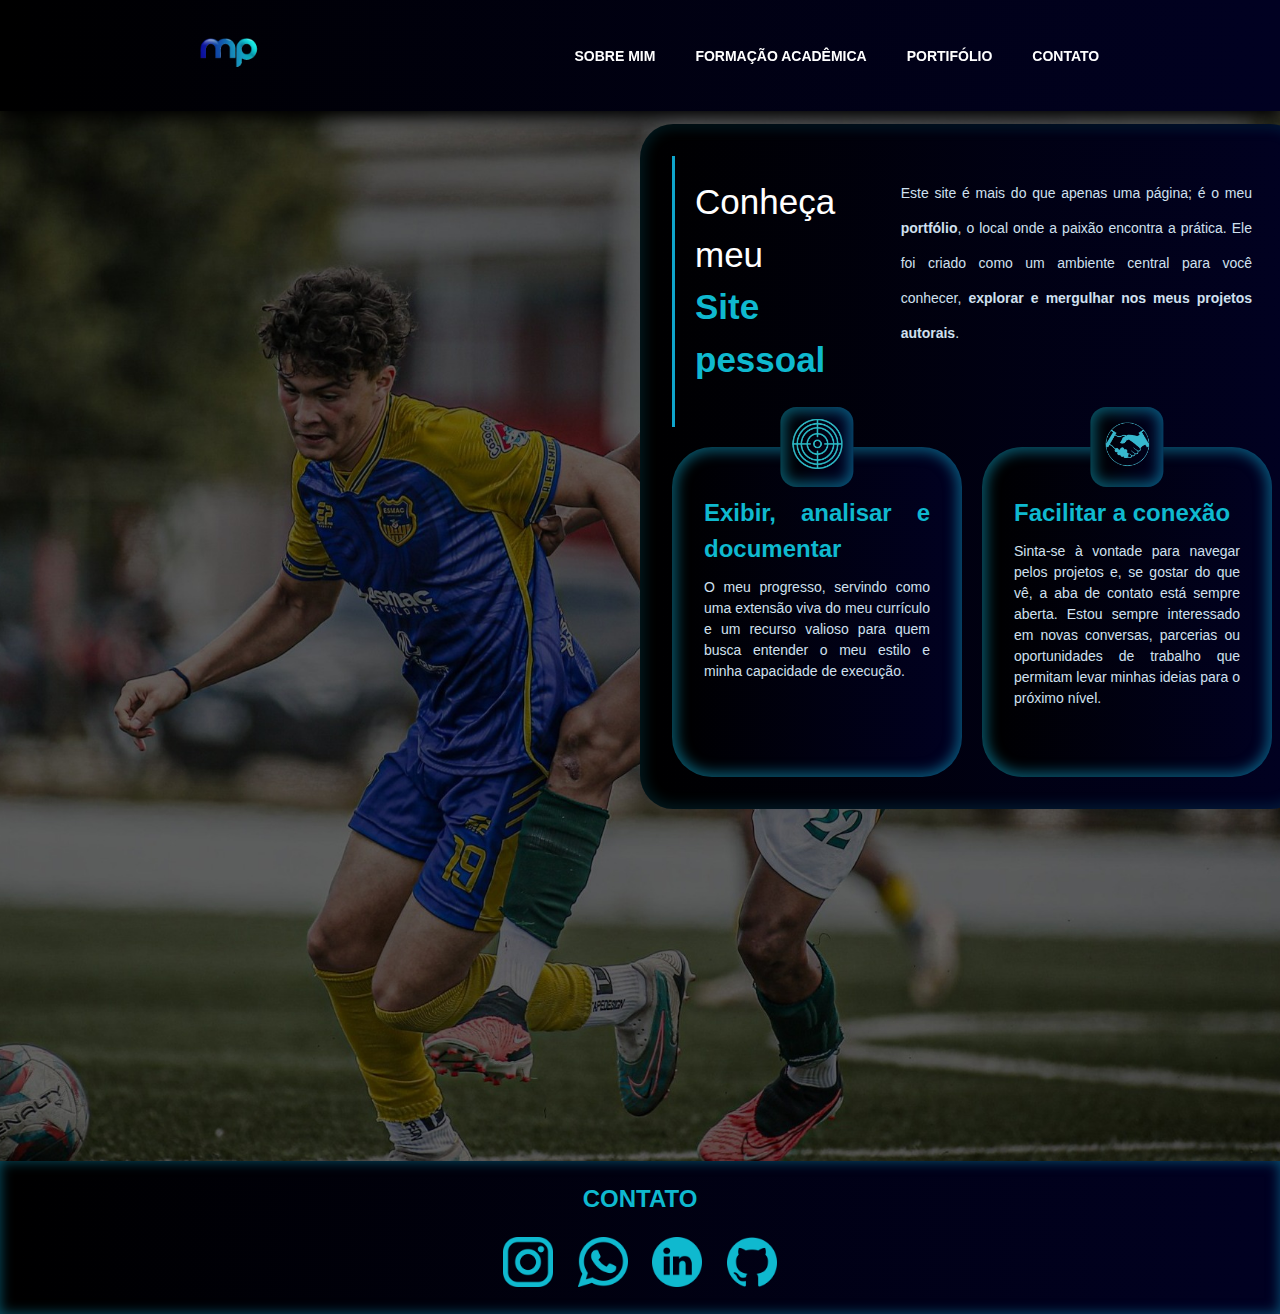
<file: index.html>
<!DOCTYPE html>
<html lang="en">
<head>
    <meta charset="UTF-8">
    <meta name="viewport" content="width=device-width, initial-scale=1.0">
    <title>Portifólio - Philipe</title>
    <link rel="stylesheet" href="style.css">
</head>
<body>
    
    <header class="cabecalho">
        <a href="index.html"><img src="mp2.PNG" alt="" width="100px"></a>
        <nav>
            <ul class="">
                <li class="item-de-lista"><a href="sobre.html">SOBRE MIM</a></li>
                <li class="item-de-lista"><a href="formacao.html">FORMAÇÃO ACADÊMICA</a></li>
                <li class="item-de-lista"><a href="">PORTIFÓLIO</a></li>
                <li class="item-de-lista"><a href="#contato">CONTATO</a></li>
                <!-- <li class="item-de-lista"><a href="">sjisjdisjsid</a></li>: -->
            </ul>
        </nav>
    </header>
    <div class="box">
        <!-- <p class="text">INTRODUÇÃO</h1> -->
        
    

        <section class="secao">
            <div class="container container-1 alinhamento">
                <div class="simbulo into">
                    <div class="into-text">
                        <h1 class="cth1">Conheça meu<br><strong>Site pessoal</strong></h1>
                        <br>
                                        </div>
                                        <div class="into-base">
                            <p class="socorro">Este site é mais do que apenas uma página; é o meu <strong>portfólio</strong>, o local onde a paixão encontra a prática.
                            Ele foi criado como um ambiente central para você conhecer, <strong>explorar e mergulhar nos meus projetos autorais</strong>.
                            </p>
                                        </div>
                    </div>
                    <div class="duas-caixas">
                        <div class="caixas-menores">
                            <div class="caixa-imagem"><img src="alvo.png" alt="" width="70px"></div>
                            <h2 class="conf-h2">Exibir, analisar e documentar</h2>
                            <p class="ex"> O meu progresso, servindo como uma extensão viva do meu currículo e
                            um recurso valioso para quem busca entender o meu estilo e minha capacidade de execução.</p>
                        </div>
                        <div class="caixas-menores">
                            <div class="caixa-imagem"><img src="aperto.png" alt="" width="70px"></div>
                            <h2 class="conf-h2">Facilitar a conexão</h2>
                            <p class="ex">Sinta-se à vontade para navegar pelos projetos e, se gostar do que vê, a aba de contato está sempre aberta. Estou sempre interessado em novas conversas,
                            parcerias ou oportunidades de trabalho que permitam levar minhas ideias para o próximo nível.</p>
                        </div>
                    </div>
            </div>
        </section>
    

    </div>
    <section id="contato">
    <div class="area-contato">
        <div class="center-contato">
        <h2 class="exh2">CONTATO</h2>
        <ul>
            
            <li><a href="https://www.instagram.com/philipe.ms/"><img src="instagram.png" alt="" width="50px"></a></li>
            <li><a href=""><img src="whatsapp.png" alt="" width="50px"></a></li>
            <li><a href="https://www.linkedin.com/in/philipe-souza-b27258362/"><img src="linkedin.png" alt="" width="50px"></a></li>
            <li><a href="https://github.com/Phil-Souza"><img src="github.png" alt="" width="50px"></a></li>
        </ul>
        </div>
    </div>
    </section>
</body>
</html>
</file>
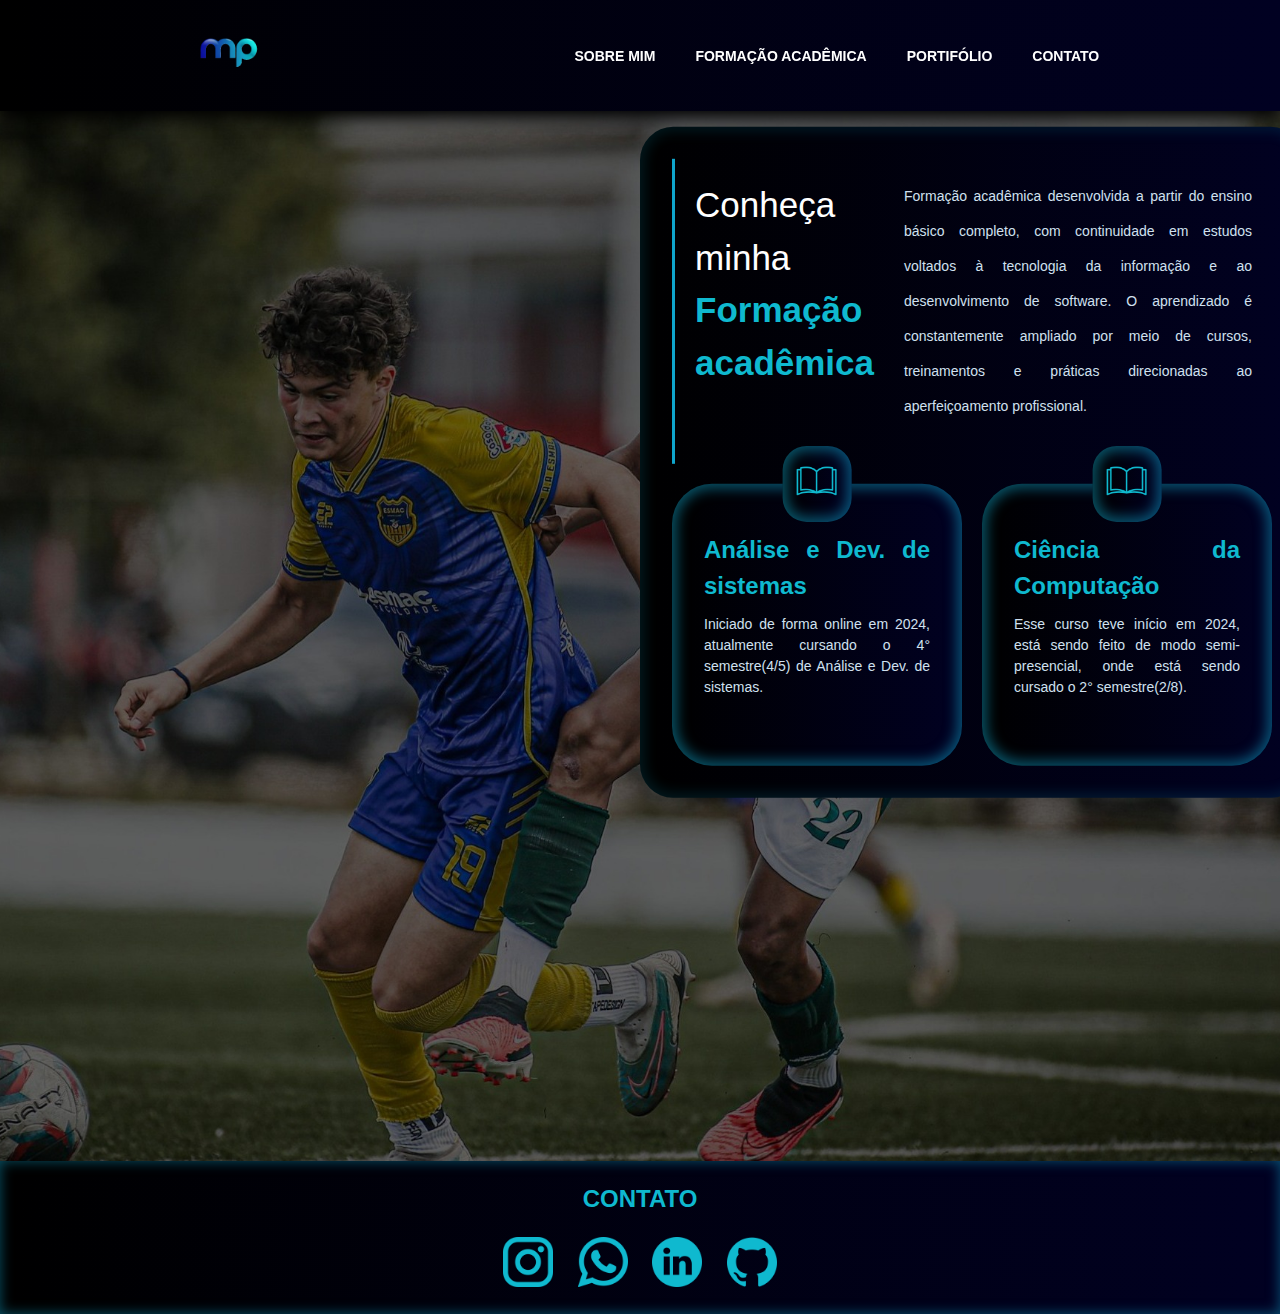
<file: formacao.html>
<!DOCTYPE html>
<html lang="en">
<head>
    <meta charset="UTF-8">
    <meta name="viewport" content="width=device-width, initial-scale=1.0">
    <title>Portifólio - Philipe</title>
    <link rel="stylesheet" href="style.css">
</head>
<body>
    
    <header class="cabecalho">
        <a href="index.html"><img src="mp2.PNG" alt="" width="100px"></a>
        <nav>
            <ul class="">
                <li class="item-de-lista"><a href="sobre.html">SOBRE MIM</a></li>
                <li class="item-de-lista"><a href="formacao.html">FORMAÇÃO ACADÊMICA</a></li>
                <li class="item-de-lista"><a href="">PORTIFÓLIO</a></li>
                <li class="item-de-lista"><a href="#contato">CONTATO</a></li>
                <!-- <li class="item-de-lista"><a href="">sjisjdisjsid</a></li>: -->
            </ul>
        </nav>
    </header>
    <div class="box">
        <!-- <p class="text">INTRODUÇÃO</h1> -->
        
    

        <section class="secao">
            <div class="container container-1 alinhamento">
                <div class="simbulo into">
                    <div class="into-text">
                        <h1 class="cth1">Conheça minha<br><strong>Formação acadêmica</strong></h1>
                        <br>
                                        </div>
                                        <div class="into-base">
                            <p class="socorro">Formação acadêmica desenvolvida a partir do ensino básico completo, com continuidade em estudos voltados à tecnologia da informação e ao desenvolvimento de software. O aprendizado é constantemente ampliado por meio de cursos, treinamentos e práticas direcionadas ao aperfeiçoamento profissional.
                            </p>
                                        </div>
                    </div>
                    <div class="duas-caixas">
                        <div class="caixas-menores">
                            <div class="caixa-imagem2"><img src="livro.png" alt="" width="40px"></div>
                            <h2 class="conf-h2">Análise e Dev. de sistemas</h2>
                            <p class="ex">Iniciado de forma online em 2024, atualmente cursando o 4° semestre(4/5) de Análise e Dev. de sistemas.</p>
                        </div>
                        <div class="caixas-menores">
                            <div class="caixa-imagem2"><img src="livro.png" alt="" width="40px"></div>
                            <h2 class="conf-h2">Ciência da Computação</h2>
                            <p class="ex">Esse curso teve início em 2024, está sendo feito de modo semi-presencial, onde está sendo cursado o 2° semestre(2/8).</p>
                        </div>
                    </div>
            </div>
        </section>
    

    </div>
    <section id="contato">
    <div class="area-contato">
        <div class="center-contato">
        <h2 class="exh2">CONTATO</h2>
        <ul>
            
            <li><a href="https://www.instagram.com/philipe.ms/"><img src="instagram.png" alt="" width="50px"></a></li>
            <li><a href=""><img src="whatsapp.png" alt="" width="50px"></a></li>
            <li><a href="https://www.linkedin.com/in/philipe-souza-b27258362/"><img src="linkedin.png" alt="" width="50px"></a></li>
            <li><a href="https://github.com/Phil-Souza"><img src="github.png" alt="" width="50px"></a></li>
        </ul>
        </div>
    </div>
    </section>
</body>
</html>
</file>
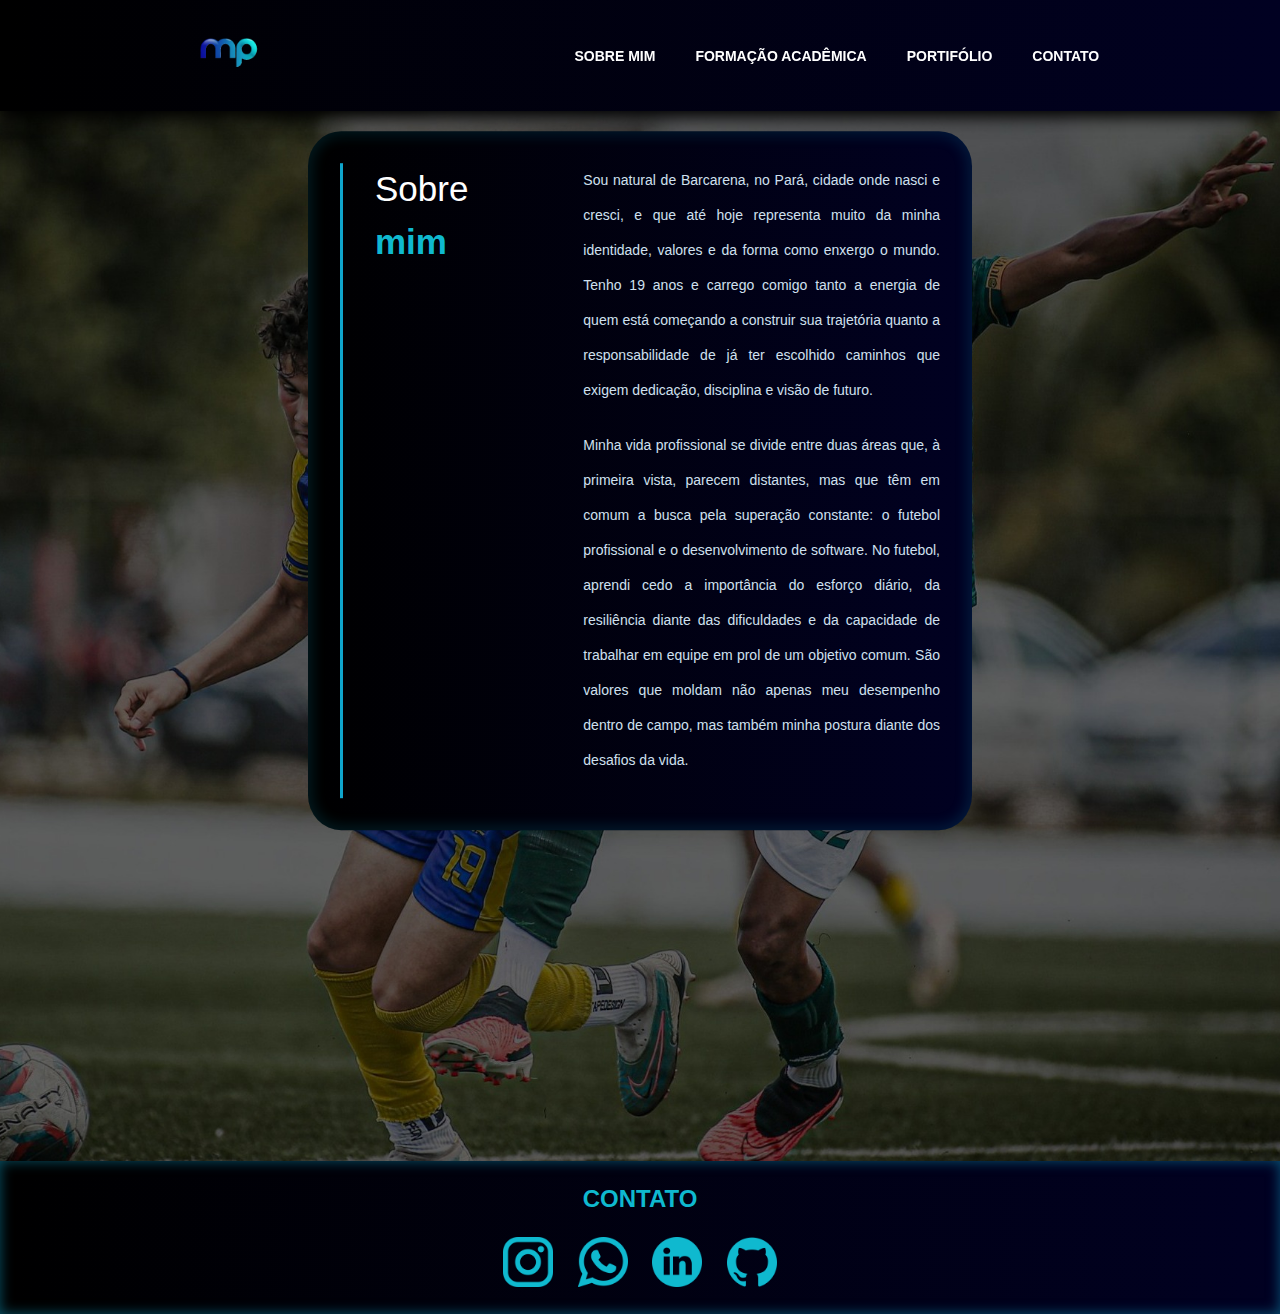
<file: sobre.html>
<!DOCTYPE html>
<html lang="en">
<head>
    <meta charset="UTF-8">
    <meta name="viewport" content="width=device-width, initial-scale=1.0">
    <title>Portifólio - Philipe</title>
    <link rel="stylesheet" href="style.css">
</head>
<body>
    
    <header class="cabecalho">
        <a href="index.html"><img src="mp2.PNG" alt="" width="100px"></a>
        <nav>
            <ul class="">
                <li class="item-de-lista"><a href="">SOBRE MIM</a></li>
                <li class="item-de-lista"><a href="formacao.html">FORMAÇÃO ACADÊMICA</a></li>
                <li class="item-de-lista"><a href="">PORTIFÓLIO</a></li>
                <li class="item-de-lista"><a href="#contato">CONTATO</a></li>
                <!-- <li class="item-de-lista"><a href="">sjisjdisjsid</a></li>: -->
            </ul>
        </nav>
    </header>
    <div class="box">
        <!-- <p class="text">INTRODUÇÃO</h1> -->
        
    

        <section class="secao">
            <div class="container container-1 alinhamento-2">
                <div class="simbulo2 into">
                    <div class="into-text">
                        <h1 class="cth1">Sobre<br><strong>mim</strong></h1>
                        <br>
                                        </div>
                                        <div class="into-base">
                            <p class="socorro">Sou natural de Barcarena, no Pará, cidade onde nasci e cresci, e que até hoje representa muito da minha identidade, valores e da forma como enxergo o mundo. Tenho 19 anos e carrego comigo tanto a energia de quem está começando a construir sua trajetória quanto a responsabilidade de já ter escolhido caminhos que exigem dedicação, disciplina e visão de futuro.
                            </p>
                            <p class="socorro">Minha vida profissional se divide entre duas áreas que, à primeira vista, parecem distantes, mas que têm em comum a busca pela superação constante: o futebol profissional e o desenvolvimento de software. No futebol, aprendi cedo a importância do esforço diário, da resiliência diante das dificuldades e da capacidade de trabalhar em equipe em prol de um objetivo comum. São valores que moldam não apenas meu desempenho dentro de campo, mas também minha postura diante dos desafios da vida.</p>
                                        </div>
                    </div>
                    <!-- <div class="duas-caixas">
                        <div class="caixas-menores">
                            <div class="caixa-imagem"><img src="alvo.png" alt="" width="70px"></div>
                            <h2 class="conf-h2">Exibir, analisar e documentar</h2>
                            <p class="ex"> O meu progresso, servindo como uma extensão viva do meu currículo e
                            um recurso valioso para quem busca entender o meu estilo e minha capacidade de execução.</p>
                        </div>
                        <div class="caixas-menores">
                            <div class="caixa-imagem"><img src="aperto.png" alt="" width="70px"></div>
                            <h2 class="conf-h2">Facilitar a conexão</h2>
                            <p class="ex">Sinta-se à vontade para navegar pelos projetos e, se gostar do que vê, a aba de contato está sempre aberta. Estou sempre interessado em novas conversas,
                            parcerias ou oportunidades de trabalho que permitam levar minhas ideias para o próximo nível.</p>
                        </div>
                    </div> -->
            </div>
        </section>
    

    </div>
    <section id="contato">
    <div class="area-contato">
        <div class="center-contato">
        <h2 class="exh2">CONTATO</h2>
        <ul>
            
            <li><a href="https://www.instagram.com/philipe.ms/"><img src="instagram.png" alt="" width="50px"></a></li>
            <li><a href=""><img src="whatsapp.png" alt="" width="50px"></a></li>
            <li><a href="https://www.linkedin.com/in/philipe-souza-b27258362/"><img src="linkedin.png" alt="" width="50px"></a></li>
            <li><a href="https://github.com/Phil-Souza"><img src="github.png" alt="" width="50px"></a></li>
        </ul>
        </div>
    </div>
    </section>
</body>
</html>
</file>
<file: style.css>
*{
  margin: 0 auto;
  padding: 0;
  font-family: "Montserrat", sans-serif;
  line-height: 1.5;
  /* box-sizing: border-box; */
  /* overflow: hidden; */
  text-align: justify;
}

.item-de-lista a:hover,
.item-de-lista a:active{
  color: #0fb9cf;
}

.cabecalho{
  display: flex;
  align-items: center;
  height: 60px;
  justify-content: center;
  gap: 2rem;
  position: sticky;
  top: 0;
  left: 0;
  /* background-color: rgb(1, 1, 24);
   */
   background-image: linear-gradient(90deg, rgb(0, 0, 0),  rgb(1, 1, 34));
  box-shadow: 0 6px 15px rgba(0, 0, 0, 1);
  padding: 1.6rem 3.12rem;
  z-index: 1000;
  
  
}
/* temporario */
/* nav{
  display: none; */
  /* temporario */

nav ul{
  display: flex;
  align-items: center;
  list-style-type: none;
  gap: 2.5rem;
}
.item-de-lista a{
  color: #ffffff;
  font-family: "Montserrat", sans-serif;
  font-size: 14px; 
  text-transform: uppercase;
  text-decoration: none;
  font-weight: 600;
}

/* max-width: 100%; */
/* width: 100%; */

/* }
.text{
  font-family: Inter, sans-serif;
  text-align: center;
  color: red;
  font-size: 3em;
  padding-top: 5em;
  font-weight: 900;
  } */
  
  /* SESSÃO CONTAINER TELA INICIAL */
  .cth1{
    font-size: 35px;
    font-weight: 500;
    color: rgb(255, 255, 255);
  }
  .cth1 strong{
    font-weight: 600;
    color: #0fb9cf;
  }
  
  
  p{
    margin-bottom: 20px;
    font-size: 14px;
    color: rgb(208, 224, 239);
}
    
/* .ex{
  color: rgb(1, 1, 34);} */
.conf-h2{
  color: rgb(15, 185, 207);
  font-weight: 600;
  
}
secao{
  padding: 5 2rem;
  /* position: absolute;
  margin-top: 10px; */
  /* top: -200px;    
  left: -100%;
  transform: translate(-100%, -110%);
  padding: 2rem;  */
  /* border-radius: 20px;
  padding: 2rem;
  border-radius: 20px; */
}
.alinhamento{
  /* position: relative; */
  margin-top: 10px; 
  top: 130px;    
  right: 180px;
  transform: translate(50%, -20%);
  z-index: 10;
  /* padding: 2rem;   */
  /* border-radius: 20px; */
  /* padding: 2rem; */
  /* border-radius: 20px; */
  
}
.container{
  max-width: 600px;
  margin: 0 auto;
  width: 100%;
  padding: 2rem;
  text-align: justify;
}
.simbulo{
  border-left: solid rgb(15, 165, 203);
  padding: 0.52rem 0 0.52rem 2rem;
}
.container-1{
  border-radius: 5%;
  background-image: linear-gradient(90deg, rgb(0, 0, 0),  rgb(1, 1, 34));
  padding: 2.0rem;
  box-shadow: inset 0 0 0.8rem 0.3rem rgba(15, 165, 203, 0.15);
}

.caixas-menores{
  position: relative;
  border-radius: 2.5rem;
  /* background-color: #ffffff; */
  background-image: linear-gradient(90deg, rgb(0, 0, 0),  rgb(1, 1, 34));
  box-shadow: inset 0 0 0.8rem 0.3rem rgba(15, 165, 203, 0.5);
  padding: 3.0rem 2.0rem;
  flex: 1;
}
.caixas-menores h2{
  font-weight: bold;
  margin-bottom: 10px;
  
}
.caixa-imagem{
  position: absolute;
  top: 0;
  left: 50%;
  transform: translate(-50%, -50%);
  display: inline-block;
  border-radius: 1.0rem;
  box-shadow: inset 0 0 0.8rem 0.3rem rgba(15, 165, 203, 0.5);
  padding: 0.1rem;
  background-image: linear-gradient(90deg, rgb(0, 0, 0),  rgb(1, 1, 34));
}
.into{
  display: flex;
  align-items: flex-start;
  gap: 30px;
  max-width: 1000px;
  margin: 0 auto;
  padding: 20px;
}
.into-base{
  flex: 2;
  line-height: 2;
}
.into-text{
  flex: 1;
  /* text-align: justify; */
  font-size: 14px;
  /* list-style: 1.5; */
}
.duas-caixas{
  display: flex;
  justify-content: space-between;
  gap: 20px;
  margin-top: 20px;
}
.socorro{
  line-height: 2.5;
}
.box{
      margin: 0;
      background-image: url(v2_6af6d5b5-e158-4822-ae7d-c92f54b94c76.jpg);
      height: 100vh;
      padding-top: 150px;
      background-position: center;
      background-size: cover;
      
    }
.area-contato{
  background-image: linear-gradient(90deg, rgb(0, 0, 0),  rgb(1, 1, 34));
  box-shadow: inset 0 0 0.8rem 0rem rgba(15, 165, 203, 0.5);
  padding: 20px 0;  
}
.area-contato ul{
  list-style: none;
  text-align: center; /* centraliza os itens */
  padding: 0;
  margin: 0;
  margin-top: 20px;
}

.area-contato ul li {
  display: inline-block; 
  margin: 0 10px; 
  
  /* } */}
.area-contato h2{
  text-align: center;
}
/* .center-contato{
    display: flex;
    justify-content: center;
    align-items: center;
    gap: 20px
    
}
.center-contato img{
  width: 40px; /* Ajuste o tamanho dos ícones conforme necessário */
  /* height: 40px; */
/* } */ 
.exh2{
  color: #0fb9cf;
}

html{
  scroll-behavior: smooth;
}

/* SESSÃO SOBRE MIM */

.alinhamento-2{
  margin-top: 10px; 
  top: 130px;    
  right: 180px;
  transform: translate(0%, -20%);
  z-index: 10;
}

.simbulo2{
  border-left: solid rgb(15, 165, 203); 
  padding: 0rem 0 0rem 2rem;
  
}

.caixa-imagem2{
  position: absolute;
  top: 0;
  left: 50%;
  transform: translate(-50%, -50%);
  display: inline-block;
  border-radius: 1.5rem;
  box-shadow: inset 0 0 0.8rem 0.3rem rgba(15, 165, 203, 0.5);
  padding: 0.9rem;
  background-image: linear-gradient(90deg, rgb(0, 0, 0),  rgb(1, 1, 34));
}
</file>
